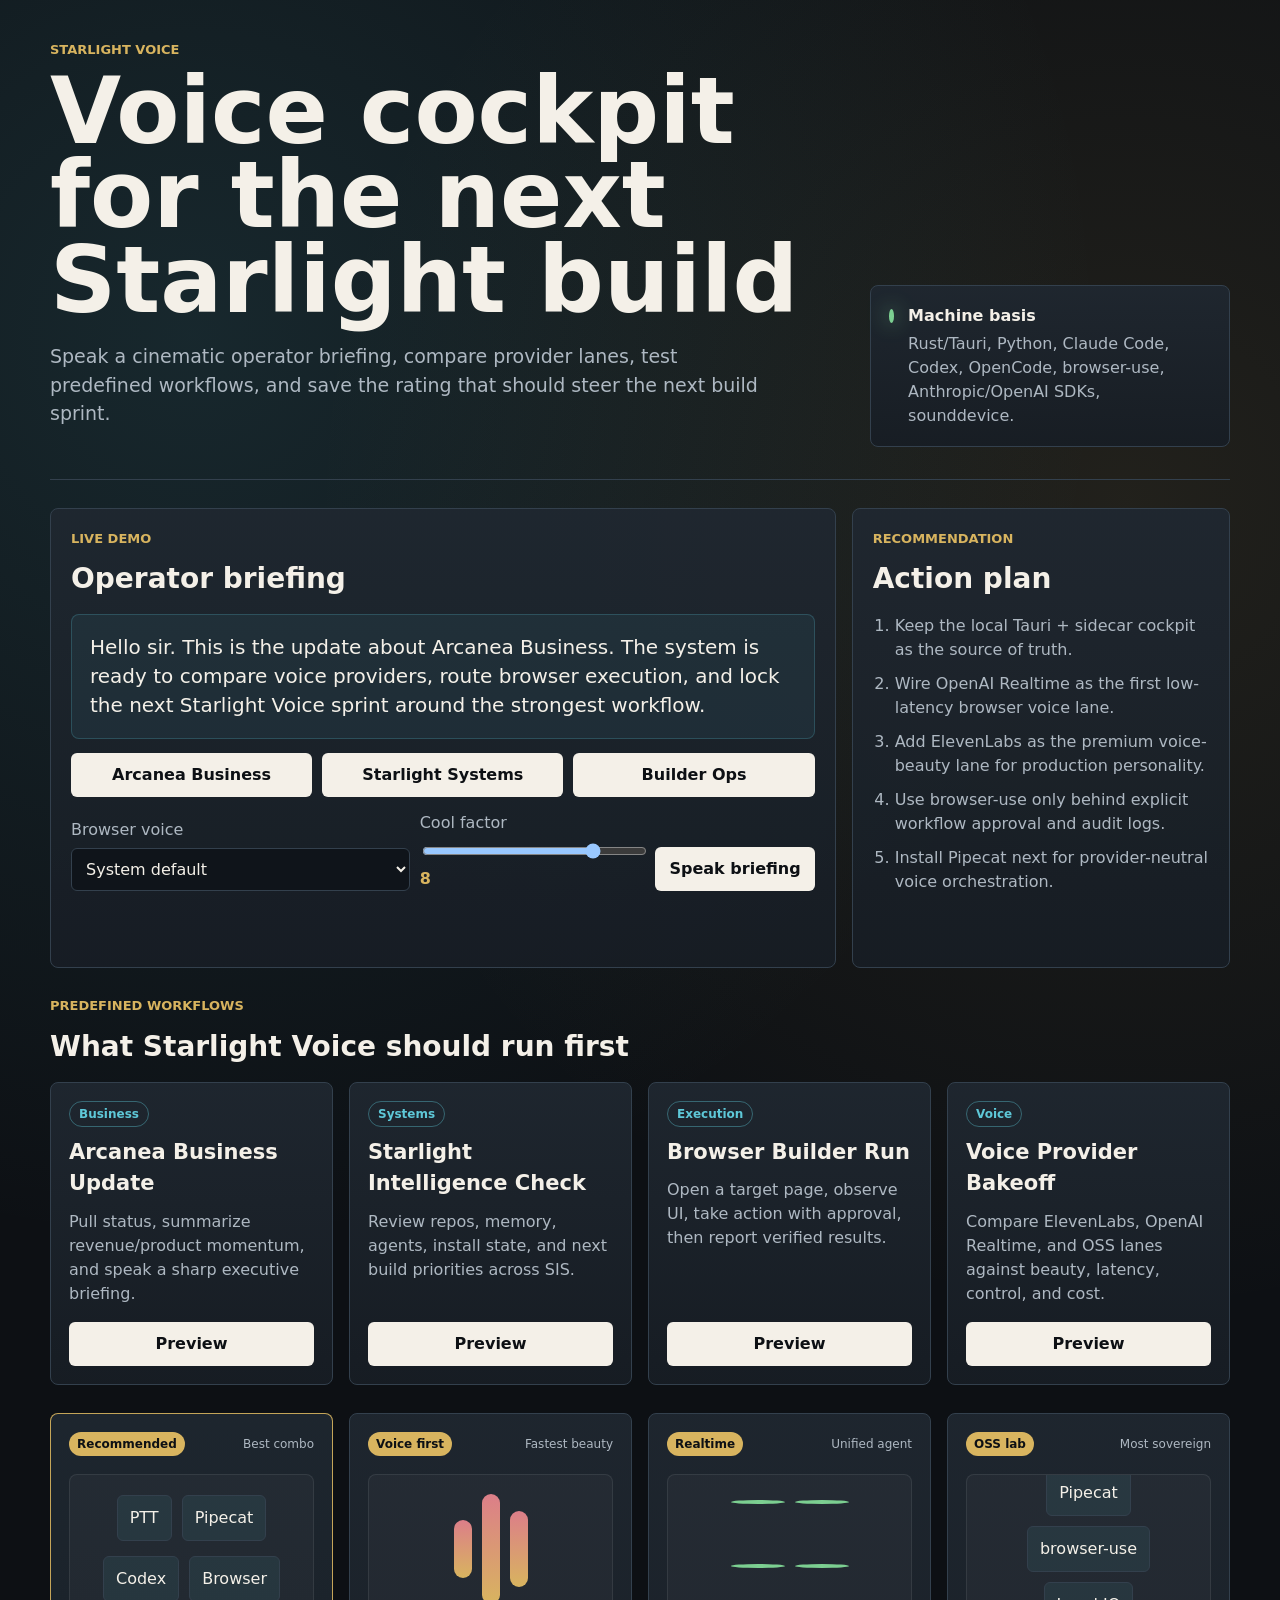
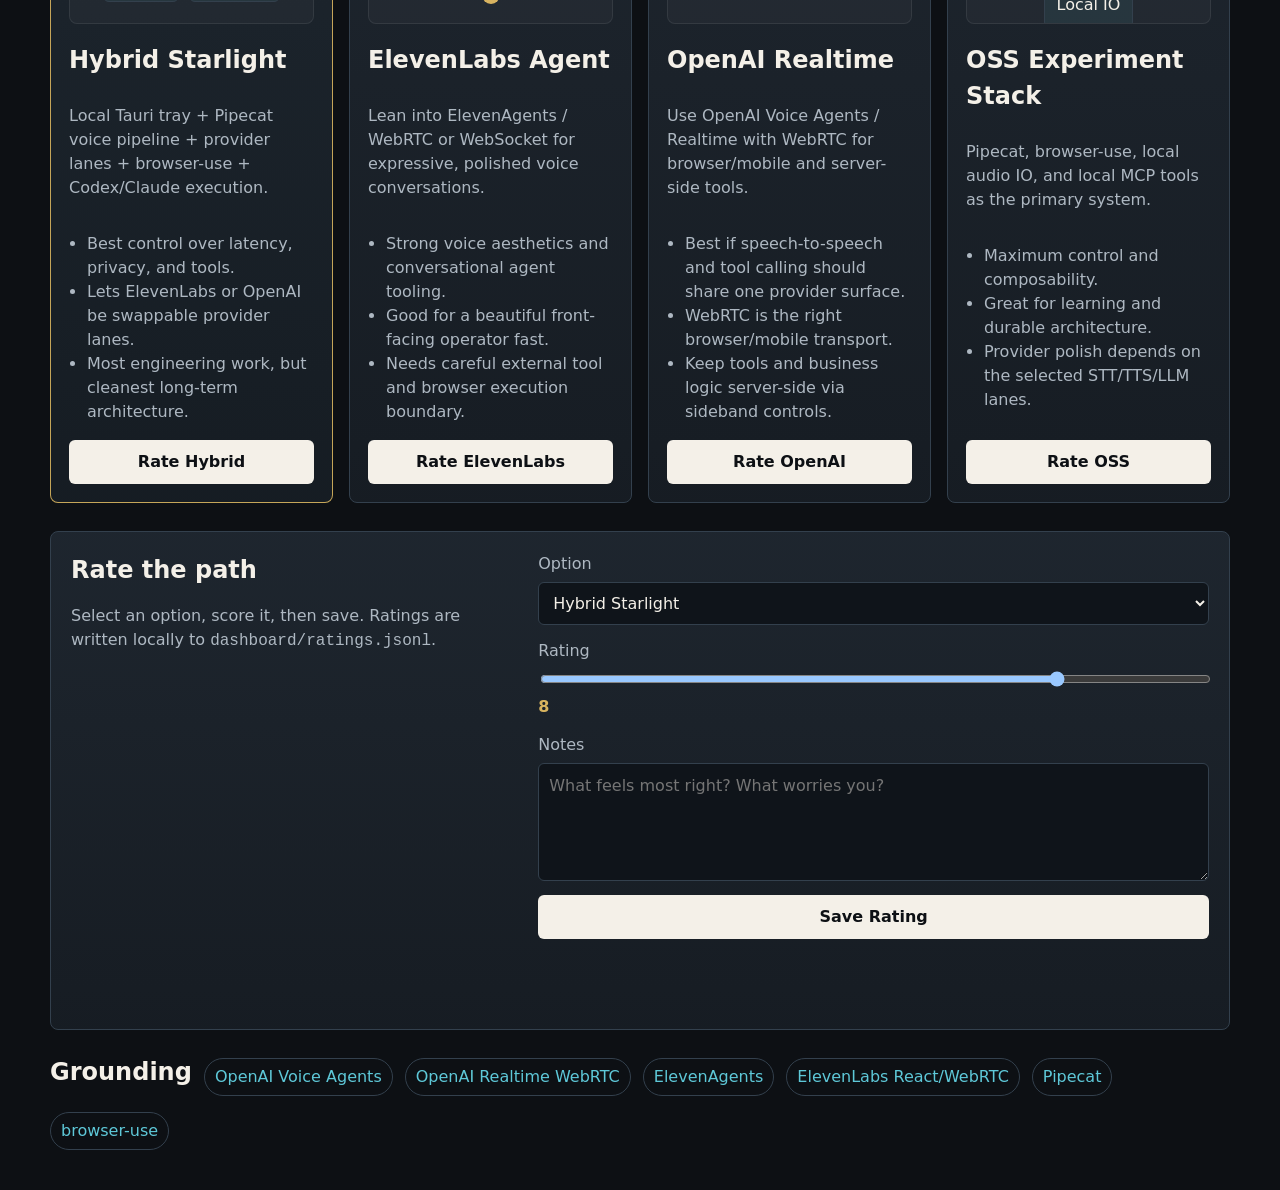
<file: dashboard/index.html>
<!doctype html>
<html lang="en">
  <head>
    <meta charset="utf-8" />
    <meta name="viewport" content="width=device-width, initial-scale=1" />
    <title>Starlight Voice Options</title>
    <link rel="stylesheet" href="./styles.css" />
  </head>
  <body>
    <main class="shell">
      <section class="hero">
        <div>
          <p class="eyebrow">Starlight Voice</p>
          <h1>Voice cockpit for the next Starlight build</h1>
          <p class="lede">
            Speak a cinematic operator briefing, compare provider lanes, test predefined
            workflows, and save the rating that should steer the next build sprint.
          </p>
        </div>
        <div class="system-card">
          <span class="pulse"></span>
          <div>
            <strong>Machine basis</strong>
            <p>Rust/Tauri, Python, Claude Code, Codex, OpenCode, browser-use, Anthropic/OpenAI SDKs, sounddevice.</p>
          </div>
        </div>
      </section>

      <section class="cockpit" aria-label="Voice cockpit">
        <div class="briefing-panel">
          <div class="section-head">
            <p class="eyebrow">Live demo</p>
            <h2>Operator briefing</h2>
          </div>
          <p id="briefingText" class="briefing-copy">
            Hello sir. This is the update about Arcanea Business. The system is ready to compare voice providers,
            route browser execution, and lock the next Starlight Voice sprint around the strongest workflow.
          </p>
          <div class="briefing-actions">
            <button type="button" data-briefing="arcanea">Arcanea Business</button>
            <button type="button" data-briefing="sis">Starlight Systems</button>
            <button type="button" data-briefing="ops">Builder Ops</button>
          </div>
          <div class="voice-controls">
            <label>
              Browser voice
              <select id="voiceSelect">
                <option value="">System default</option>
              </select>
            </label>
            <label>
              Cool factor
              <input id="coolFactor" type="range" min="1" max="10" value="8" />
              <output id="coolOut">8</output>
            </label>
            <button type="button" id="speakBriefing">Speak briefing</button>
          </div>
          <p id="speechStatus" class="status" role="status"></p>
        </div>

        <div class="action-plan">
          <div class="section-head">
            <p class="eyebrow">Recommendation</p>
            <h2>Action plan</h2>
          </div>
          <ol>
            <li>Keep the local Tauri + sidecar cockpit as the source of truth.</li>
            <li>Wire OpenAI Realtime as the first low-latency browser voice lane.</li>
            <li>Add ElevenLabs as the premium voice-beauty lane for production personality.</li>
            <li>Use browser-use only behind explicit workflow approval and audit logs.</li>
            <li>Install Pipecat next for provider-neutral voice orchestration.</li>
          </ol>
        </div>
      </section>

      <section class="workflow-section" aria-label="Predefined workflows">
        <div class="section-head">
          <p class="eyebrow">Predefined workflows</p>
          <h2>What Starlight Voice should run first</h2>
        </div>
        <div class="workflow-grid">
          <article class="workflow" data-workflow="arcanea-business">
            <span class="tag">Business</span>
            <h3>Arcanea Business Update</h3>
            <p>Pull status, summarize revenue/product momentum, and speak a sharp executive briefing.</p>
            <button type="button" data-run-workflow="arcanea-business">Preview</button>
          </article>
          <article class="workflow" data-workflow="sis-ops">
            <span class="tag">Systems</span>
            <h3>Starlight Intelligence Check</h3>
            <p>Review repos, memory, agents, install state, and next build priorities across SIS.</p>
            <button type="button" data-run-workflow="sis-ops">Preview</button>
          </article>
          <article class="workflow" data-workflow="browser-builder">
            <span class="tag">Execution</span>
            <h3>Browser Builder Run</h3>
            <p>Open a target page, observe UI, take action with approval, then report verified results.</p>
            <button type="button" data-run-workflow="browser-builder">Preview</button>
          </article>
          <article class="workflow" data-workflow="voice-lab">
            <span class="tag">Voice</span>
            <h3>Voice Provider Bakeoff</h3>
            <p>Compare ElevenLabs, OpenAI Realtime, and OSS lanes against beauty, latency, control, and cost.</p>
            <button type="button" data-run-workflow="voice-lab">Preview</button>
          </article>
        </div>
      </section>

      <section class="grid" aria-label="Setup options">
        <article class="option recommended" data-option="hybrid">
          <div class="topline">
            <span class="badge">Recommended</span>
            <span class="score">Best combo</span>
          </div>
          <div class="visual hybrid-viz" aria-hidden="true">
            <span>PTT</span><span>Pipecat</span><span>Codex</span><span>Browser</span>
          </div>
          <h2>Hybrid Starlight</h2>
          <p>Local Tauri tray + Pipecat voice pipeline + provider lanes + browser-use + Codex/Claude execution.</p>
          <ul>
            <li>Best control over latency, privacy, and tools.</li>
            <li>Lets ElevenLabs or OpenAI be swappable provider lanes.</li>
            <li>Most engineering work, but cleanest long-term architecture.</li>
          </ul>
          <button data-choice="hybrid">Rate Hybrid</button>
        </article>

        <article class="option" data-option="elevenlabs">
          <div class="topline">
            <span class="badge">Voice first</span>
            <span class="score">Fastest beauty</span>
          </div>
          <div class="visual eleven-viz" aria-hidden="true">
            <span class="wave w1"></span><span class="wave w2"></span><span class="wave w3"></span>
          </div>
          <h2>ElevenLabs Agent</h2>
          <p>Lean into ElevenAgents / WebRTC or WebSocket for expressive, polished voice conversations.</p>
          <ul>
            <li>Strong voice aesthetics and conversational agent tooling.</li>
            <li>Good for a beautiful front-facing operator fast.</li>
            <li>Needs careful external tool and browser execution boundary.</li>
          </ul>
          <button data-choice="elevenlabs">Rate ElevenLabs</button>
        </article>

        <article class="option" data-option="openai">
          <div class="topline">
            <span class="badge">Realtime</span>
            <span class="score">Unified agent</span>
          </div>
          <div class="visual openai-viz" aria-hidden="true">
            <span></span><span></span><span></span><span></span>
          </div>
          <h2>OpenAI Realtime</h2>
          <p>Use OpenAI Voice Agents / Realtime with WebRTC for browser/mobile and server-side tools.</p>
          <ul>
            <li>Best if speech-to-speech and tool calling should share one provider surface.</li>
            <li>WebRTC is the right browser/mobile transport.</li>
            <li>Keep tools and business logic server-side via sideband controls.</li>
          </ul>
          <button data-choice="openai">Rate OpenAI</button>
        </article>

        <article class="option" data-option="oss">
          <div class="topline">
            <span class="badge">OSS lab</span>
            <span class="score">Most sovereign</span>
          </div>
          <div class="visual oss-viz" aria-hidden="true">
            <span>Pipecat</span><span>browser-use</span><span>Local IO</span>
          </div>
          <h2>OSS Experiment Stack</h2>
          <p>Pipecat, browser-use, local audio IO, and local MCP tools as the primary system.</p>
          <ul>
            <li>Maximum control and composability.</li>
            <li>Great for learning and durable architecture.</li>
            <li>Provider polish depends on the selected STT/TTS/LLM lanes.</li>
          </ul>
          <button data-choice="oss">Rate OSS</button>
        </article>
      </section>

      <section class="panel">
        <div>
          <h2>Rate the path</h2>
          <p>Select an option, score it, then save. Ratings are written locally to <code>dashboard/ratings.jsonl</code>.</p>
        </div>
        <form id="ratingForm">
          <label>
            Option
            <select name="option" id="option">
              <option value="hybrid">Hybrid Starlight</option>
              <option value="elevenlabs">ElevenLabs Agent</option>
              <option value="openai">OpenAI Realtime</option>
              <option value="oss">OSS Experiment Stack</option>
            </select>
          </label>
          <label>
            Rating
            <input name="rating" id="rating" type="range" min="1" max="10" value="8" />
            <output id="ratingOut">8</output>
          </label>
          <label>
            Notes
            <textarea name="notes" id="notes" rows="4" placeholder="What feels most right? What worries you?"></textarea>
          </label>
          <button type="submit">Save Rating</button>
          <p id="status" class="status" role="status"></p>
        </form>
      </section>

      <section class="sources">
        <h2>Grounding</h2>
        <a href="https://developers.openai.com/api/docs/guides/voice-agents">OpenAI Voice Agents</a>
        <a href="https://developers.openai.com/api/docs/guides/realtime-webrtc">OpenAI Realtime WebRTC</a>
        <a href="https://elevenlabs.io/docs/eleven-agents/overview">ElevenAgents</a>
        <a href="https://elevenlabs.io/docs/eleven-agents/libraries/react">ElevenLabs React/WebRTC</a>
        <a href="https://docs.pipecat.ai/overview/introduction">Pipecat</a>
        <a href="https://github.com/browser-use/browser-use">browser-use</a>
      </section>
    </main>
    <script src="./app.js"></script>
  </body>
</html>
</file>
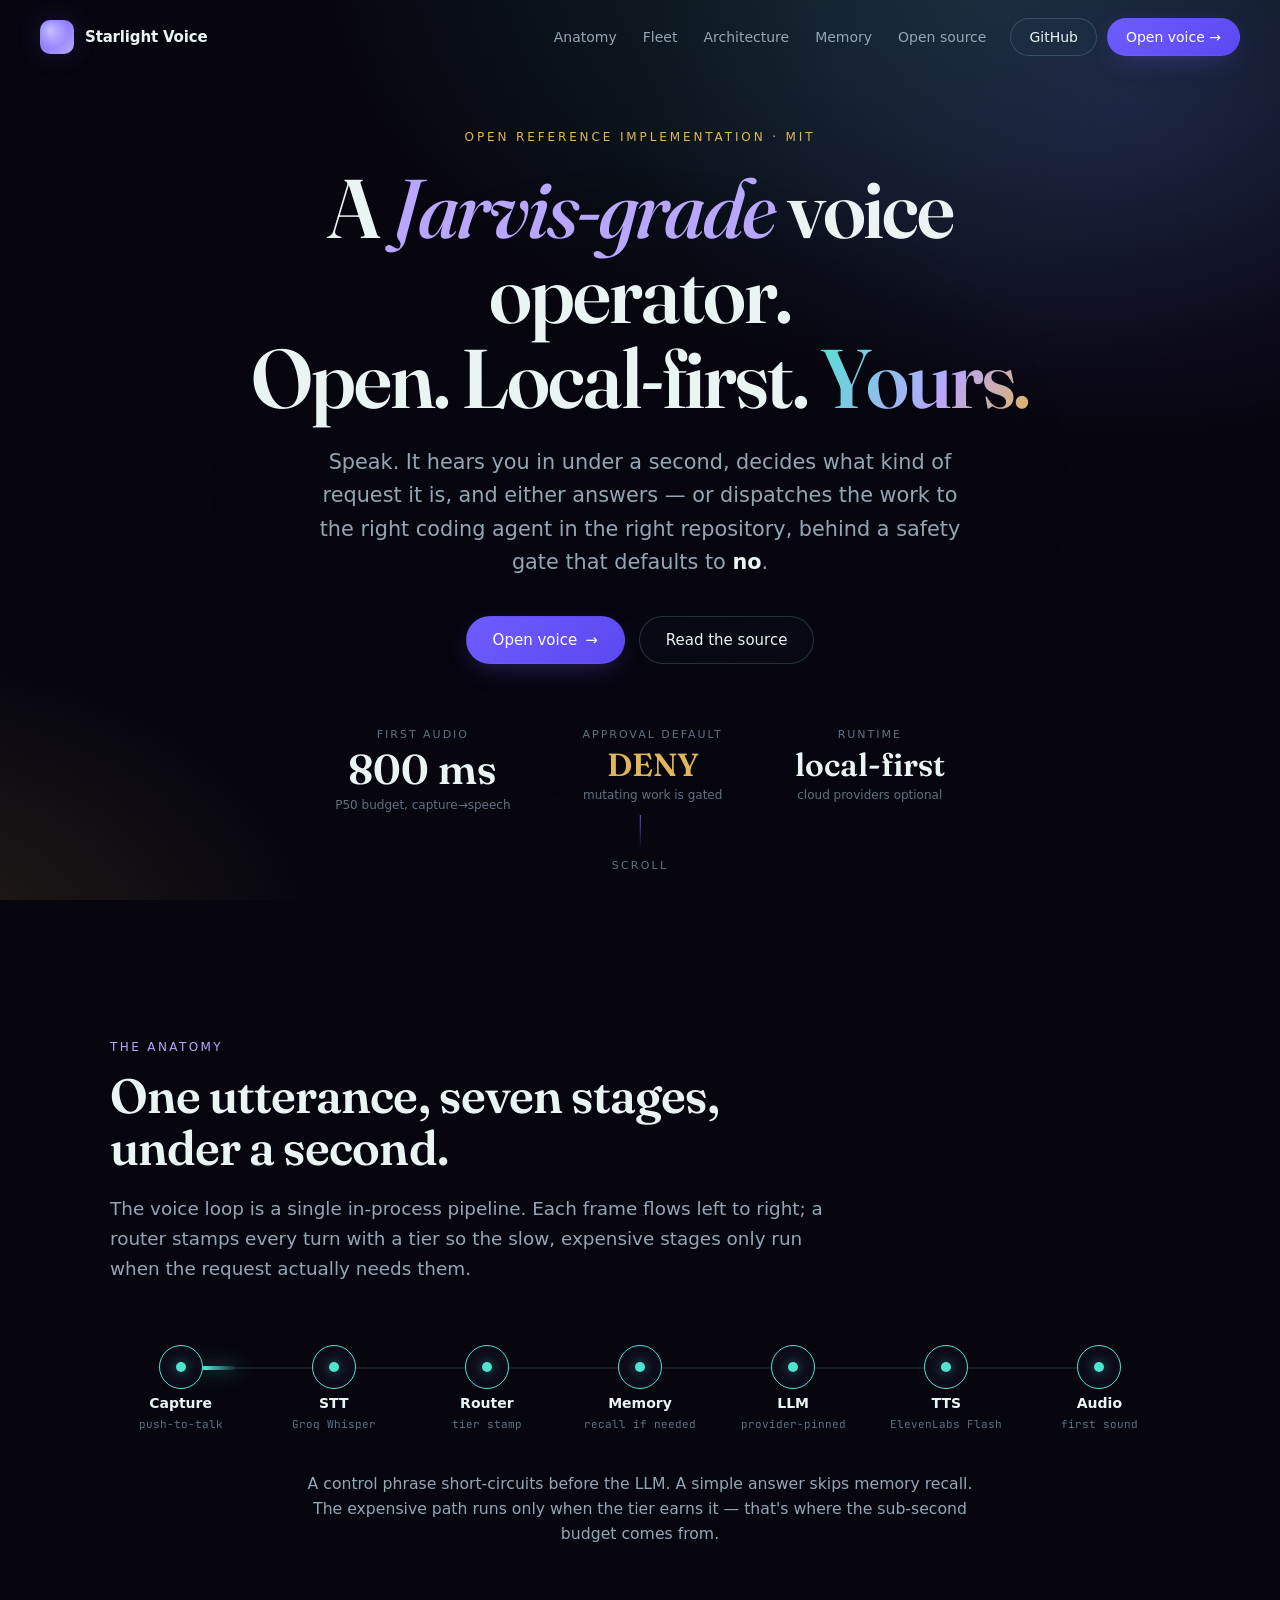
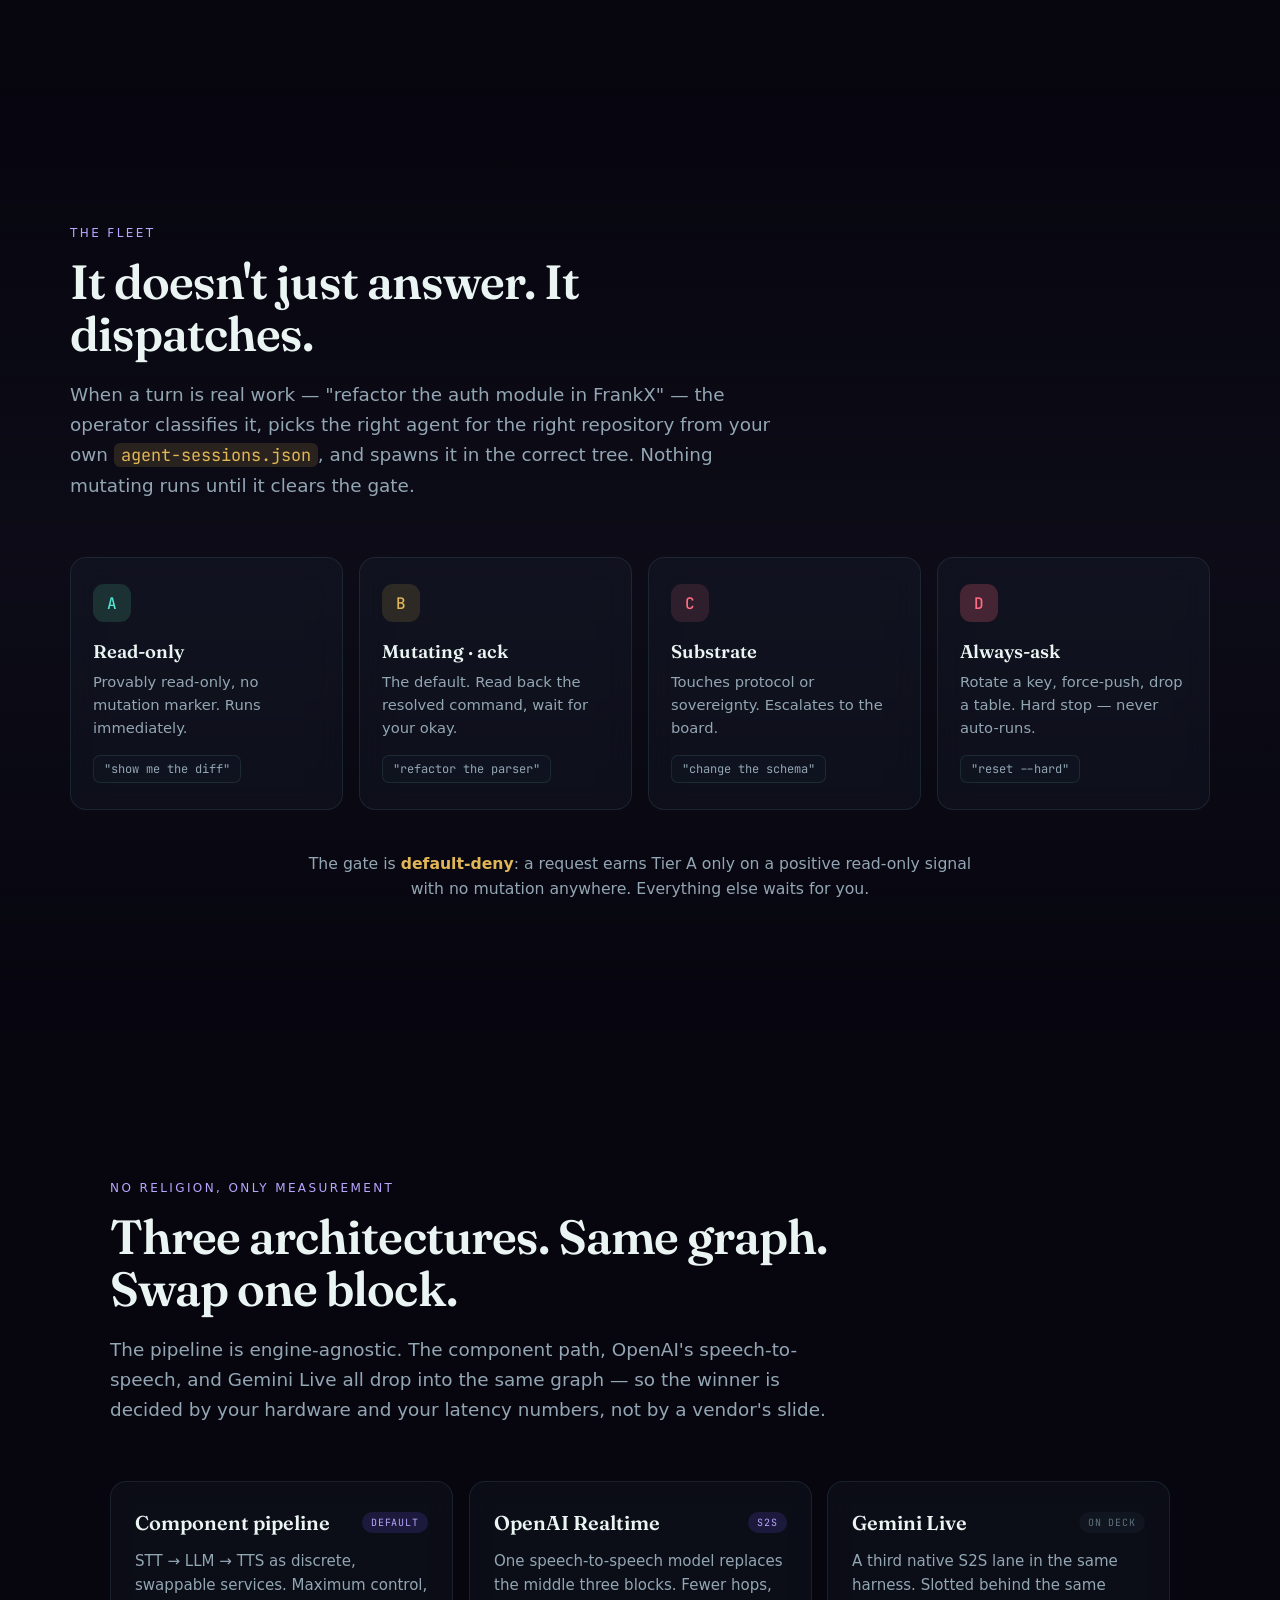
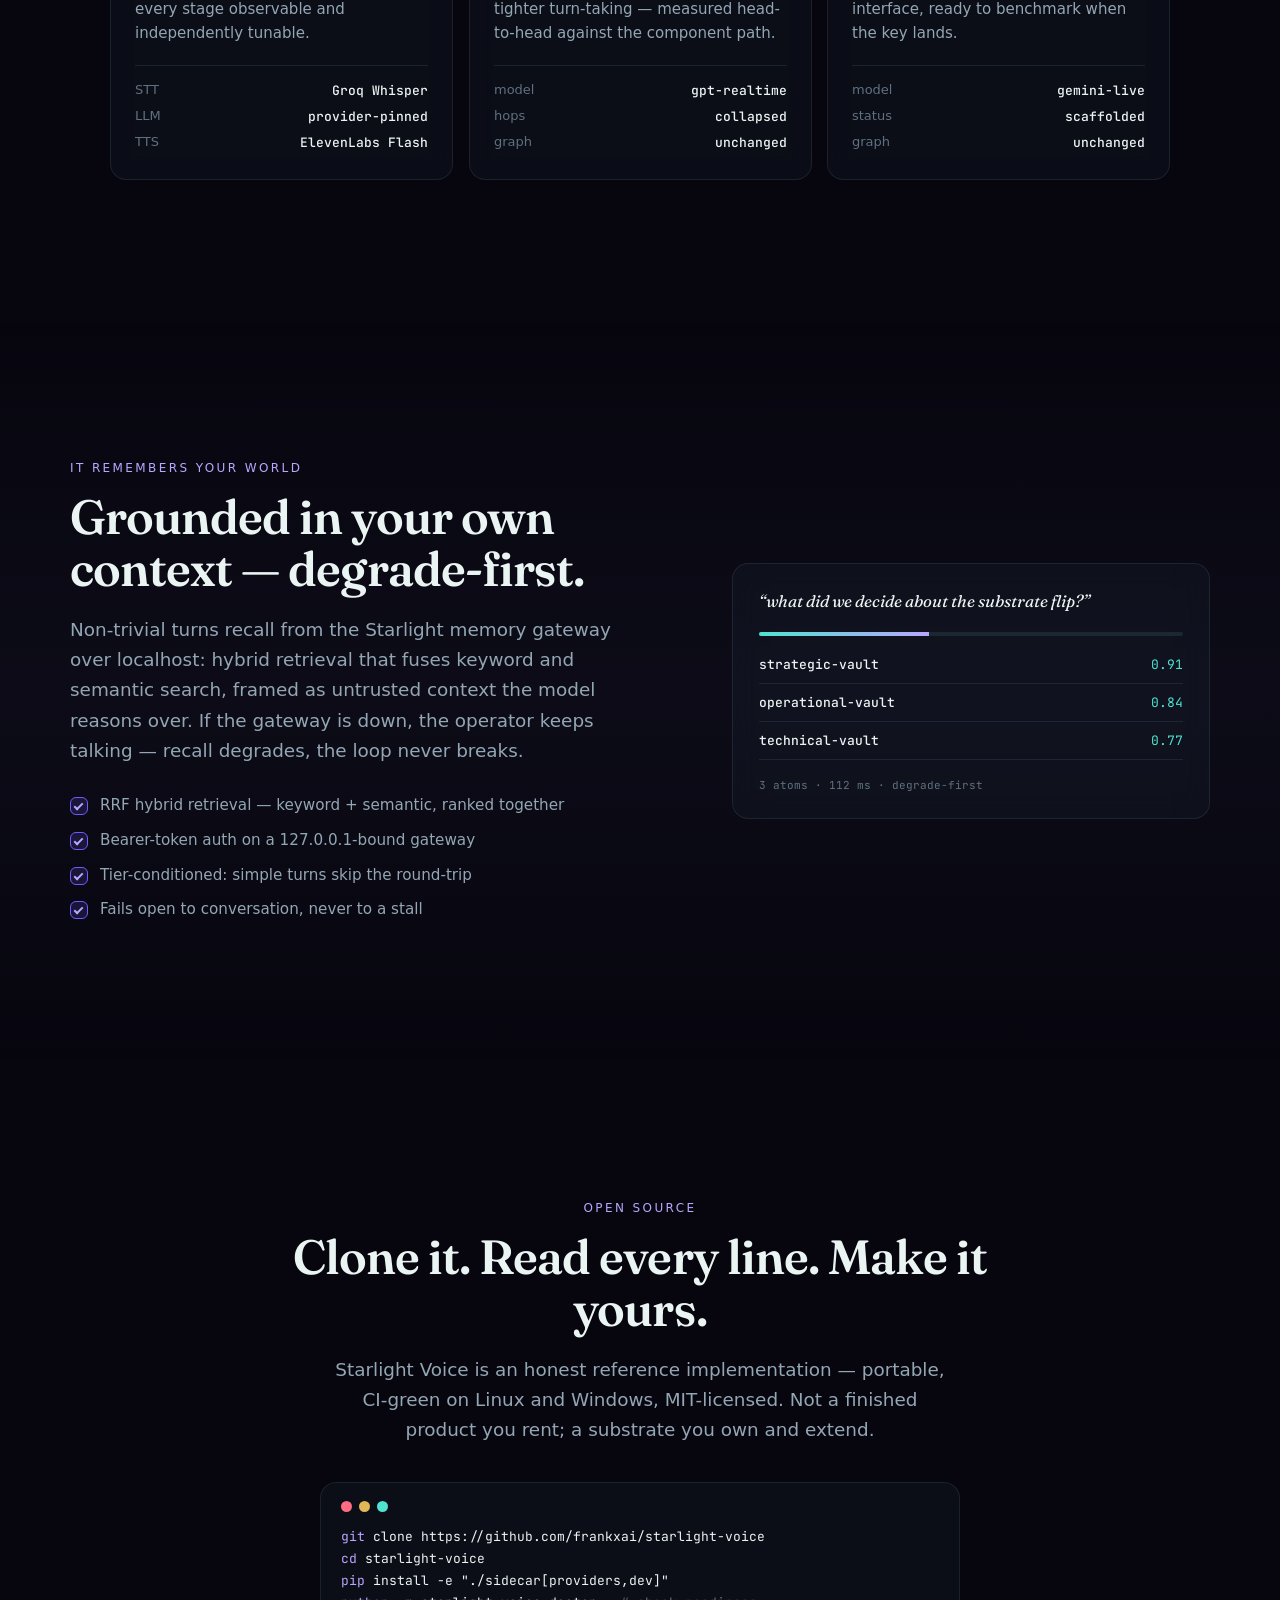
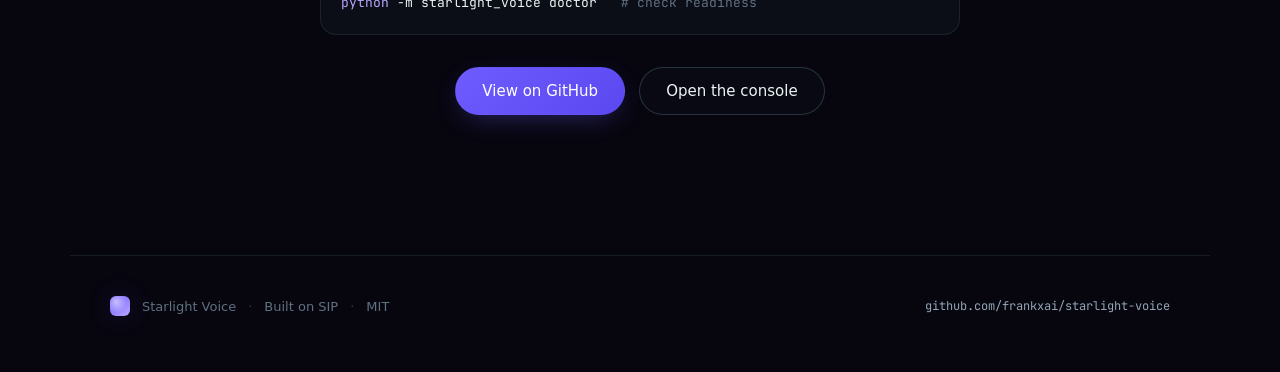
<file: site/index.html>
<!doctype html>
<html lang="en" class="no-js">
  <head>
    <meta charset="utf-8" />
    <meta name="viewport" content="width=device-width, initial-scale=1" />
    <title>Starlight Voice — a Jarvis-grade voice operator, open and yours</title>
    <meta
      name="description"
      content="Open reference implementation of a Jarvis-grade personal voice operator: low-latency voice loop, an approval-gated coding-agent fleet, and memory grounding — local-first, MIT-licensed."
    />
    <meta name="color-scheme" content="dark" />
    <link
      rel="icon"
      href="data:image/svg+xml,%3Csvg xmlns='http://www.w3.org/2000/svg' viewBox='0 0 32 32'%3E%3Crect width='32' height='32' rx='9' fill='%236e5cff'/%3E%3Ccircle cx='11' cy='11' r='6' fill='%23fff' opacity='.55'/%3E%3C/svg%3E"
    />
    <meta property="og:title" content="Starlight Voice" />
    <meta property="og:description" content="A Jarvis-grade voice operator — open, local-first, MIT." />
    <meta property="og:type" content="website" />

    <link rel="preconnect" href="https://fonts.googleapis.com" />
    <link rel="preconnect" href="https://fonts.gstatic.com" crossorigin />
    <link
      href="https://fonts.googleapis.com/css2?family=Fraunces:opsz,wght@9..144,400;9..144,500;9..144,600;9..144,700&family=Inter:wght@400;500;600&family=JetBrains+Mono:wght@400;500&display=swap"
      rel="stylesheet"
    />
    <link rel="stylesheet" href="tokens.css" />
    <link rel="stylesheet" href="styles.css" />
  </head>
  <body>
    <!-- scroll progress current -->
    <div class="scroll-rail" aria-hidden="true"><span id="scrollFill"></span></div>

    <a class="skip" href="#anatomy">Skip to content</a>

    <!-- ───────────────────────── nav ───────────────────────── -->
    <header class="nav" id="nav">
      <a class="nav-brand" href="#top" aria-label="Starlight Voice home">
        <span class="sigil" aria-hidden="true"></span>
        <span class="nav-word">Starlight&nbsp;Voice</span>
      </a>
      <nav class="nav-links" aria-label="Primary">
        <a href="#anatomy">Anatomy</a>
        <a href="#fleet">Fleet</a>
        <a href="#bakeoff">Architecture</a>
        <a href="#memory">Memory</a>
        <a href="#open">Open source</a>
      </nav>
      <div class="nav-cta">
        <a class="btn btn-ghost" href="https://github.com/frankxai/starlight-voice">GitHub</a>
        <a class="btn btn-solid" href="/voice/">Open voice →</a>
      </div>
    </header>

    <main id="top">
      <!-- ─────────────────────── hero ─────────────────────── -->
      <section class="hero" aria-labelledby="heroH">
        <canvas class="hero-canvas" id="heroCanvas" aria-hidden="true"></canvas>
        <div class="hero-inner">
          <p class="eyebrow reveal">Open reference implementation · MIT</p>
          <h1 id="heroH" class="reveal">
            A <em>Jarvis-grade</em> voice operator.<br />
            Open. Local-first. <span class="grad">Yours.</span>
          </h1>
          <p class="lede reveal">
            Speak. It hears you in under a second, decides what kind of request it is,
            and either answers — or dispatches the work to the right coding agent in the
            right repository, behind a safety gate that defaults to <strong>no</strong>.
          </p>
          <div class="hero-actions reveal">
            <a class="btn btn-solid btn-lg" href="/voice/">
              Open voice <span aria-hidden="true">→</span>
            </a>
            <a class="btn btn-ghost btn-lg" href="https://github.com/frankxai/starlight-voice">
              Read the source
            </a>
          </div>

          <dl class="hero-stats reveal" aria-label="Operating targets">
            <div>
              <dt>first audio</dt>
              <dd><span class="count" data-to="800" data-suffix=" ms">0 ms</span></dd>
              <dd class="stat-note">P50 budget, capture→speech</dd>
            </div>
            <div>
              <dt>approval default</dt>
              <dd class="mono stat-deny">DENY</dd>
              <dd class="stat-note">mutating work is gated</dd>
            </div>
            <div>
              <dt>runtime</dt>
              <dd class="mono">local-first</dd>
              <dd class="stat-note">cloud providers optional</dd>
            </div>
          </dl>
        </div>
        <div class="hero-scroll" aria-hidden="true"><span></span>scroll</div>
      </section>

      <!-- ────────────────── pipeline anatomy ────────────────── -->
      <section class="band" id="anatomy" aria-labelledby="anatomyH">
        <div class="band-head reveal">
          <p class="kicker">The anatomy</p>
          <h2 id="anatomyH">One utterance, seven stages, under a second.</h2>
          <p class="band-sub">
            The voice loop is a single in-process pipeline. Each frame flows left to
            right; a router stamps every turn with a tier so the slow, expensive stages
            only run when the request actually needs them.
          </p>
        </div>

        <ol class="pipeline reveal" id="pipeline" aria-label="Voice loop stages">
          <li class="stage" data-stage="1"><span class="dot"></span><b>Capture</b><i>push-to-talk</i></li>
          <li class="stage" data-stage="2"><span class="dot"></span><b>STT</b><i>Groq Whisper</i></li>
          <li class="stage" data-stage="3"><span class="dot"></span><b>Router</b><i>tier stamp</i></li>
          <li class="stage" data-stage="4"><span class="dot"></span><b>Memory</b><i>recall if needed</i></li>
          <li class="stage" data-stage="5"><span class="dot"></span><b>LLM</b><i>provider-pinned</i></li>
          <li class="stage" data-stage="6"><span class="dot"></span><b>TTS</b><i>ElevenLabs Flash</i></li>
          <li class="stage" data-stage="7"><span class="dot"></span><b>Audio</b><i>first sound</i></li>
        </ol>
        <p class="pipeline-note reveal">
          A control phrase short-circuits before the LLM. A simple answer skips memory
          recall. The expensive path runs only when the tier earns it — that's where the
          sub-second budget comes from.
        </p>
      </section>

      <!-- ─────────────────────── fleet ─────────────────────── -->
      <section class="band band-alt" id="fleet" aria-labelledby="fleetH">
        <div class="band-head reveal">
          <p class="kicker">The fleet</p>
          <h2 id="fleetH">It doesn't just answer. It dispatches.</h2>
          <p class="band-sub">
            When a turn is real work — "refactor the auth module in FrankX" — the operator
            classifies it, picks the right agent for the right repository from your own
            <code>agent-sessions.json</code>, and spawns it in the correct tree. Nothing
            mutating runs until it clears the gate.
          </p>
        </div>

        <div class="fleet-grid">
          <article class="glass tier-card reveal" data-tilt>
            <span class="tier-badge A">A</span>
            <h3>Read-only</h3>
            <p>Provably read-only, no mutation marker. Runs immediately.</p>
            <code>"show me the diff"</code>
          </article>
          <article class="glass tier-card reveal" data-tilt>
            <span class="tier-badge B">B</span>
            <h3>Mutating · ack</h3>
            <p>The default. Read back the resolved command, wait for your okay.</p>
            <code>"refactor the parser"</code>
          </article>
          <article class="glass tier-card reveal" data-tilt>
            <span class="tier-badge C">C</span>
            <h3>Substrate</h3>
            <p>Touches protocol or sovereignty. Escalates to the board.</p>
            <code>"change the schema"</code>
          </article>
          <article class="glass tier-card reveal" data-tilt>
            <span class="tier-badge D">D</span>
            <h3>Always-ask</h3>
            <p>Rotate a key, force-push, drop a table. Hard stop — never auto-runs.</p>
            <code>"reset --hard"</code>
          </article>
        </div>
        <p class="pipeline-note reveal">
          The gate is <strong>default-deny</strong>: a request earns Tier A only on a
          positive read-only signal with no mutation anywhere. Everything else waits for you.
        </p>
      </section>

      <!-- ───────────────── architecture bake-off ───────────────── -->
      <section class="band" id="bakeoff" aria-labelledby="bakeoffH">
        <div class="band-head reveal">
          <p class="kicker">No religion, only measurement</p>
          <h2 id="bakeoffH">Three architectures. Same graph. Swap one block.</h2>
          <p class="band-sub">
            The pipeline is engine-agnostic. The component path, OpenAI's speech-to-speech,
            and Gemini Live all drop into the same graph — so the winner is decided by your
            hardware and your latency numbers, not by a vendor's slide.
          </p>
        </div>

        <div class="lanes-grid">
          <article class="glass lane-card reveal" data-tilt>
            <header><h3>Component pipeline</h3><span class="lane-tag">default</span></header>
            <p>STT → LLM → TTS as discrete, swappable services. Maximum control, every
              stage observable and independently tunable.</p>
            <ul class="lane-spec">
              <li><span>STT</span><b>Groq Whisper</b></li>
              <li><span>LLM</span><b>provider-pinned</b></li>
              <li><span>TTS</span><b>ElevenLabs Flash</b></li>
            </ul>
          </article>
          <article class="glass lane-card reveal" data-tilt>
            <header><h3>OpenAI Realtime</h3><span class="lane-tag">S2S</span></header>
            <p>One speech-to-speech model replaces the middle three blocks. Fewer hops,
              tighter turn-taking — measured head-to-head against the component path.</p>
            <ul class="lane-spec">
              <li><span>model</span><b>gpt-realtime</b></li>
              <li><span>hops</span><b>collapsed</b></li>
              <li><span>graph</span><b>unchanged</b></li>
            </ul>
          </article>
          <article class="glass lane-card reveal" data-tilt>
            <header><h3>Gemini Live</h3><span class="lane-tag muted">on deck</span></header>
            <p>A third native S2S lane in the same harness. Slotted behind the same
              interface, ready to benchmark when the key lands.</p>
            <ul class="lane-spec">
              <li><span>model</span><b>gemini-live</b></li>
              <li><span>status</span><b>scaffolded</b></li>
              <li><span>graph</span><b>unchanged</b></li>
            </ul>
          </article>
        </div>
      </section>

      <!-- ─────────────────────── memory ─────────────────────── -->
      <section class="band band-alt" id="memory" aria-labelledby="memoryH">
        <div class="band-grid">
          <div class="band-head reveal">
            <p class="kicker">It remembers your world</p>
            <h2 id="memoryH">Grounded in your own context — degrade-first.</h2>
            <p class="band-sub">
              Non-trivial turns recall from the Starlight memory gateway over localhost:
              hybrid retrieval that fuses keyword and semantic search, framed as untrusted
              context the model reasons over. If the gateway is down, the operator keeps
              talking — recall degrades, the loop never breaks.
            </p>
            <ul class="check-list reveal">
              <li>RRF hybrid retrieval — keyword + semantic, ranked together</li>
              <li>Bearer-token auth on a 127.0.0.1-bound gateway</li>
              <li>Tier-conditioned: simple turns skip the round-trip</li>
              <li>Fails open to conversation, never to a stall</li>
            </ul>
          </div>
          <aside class="glass recall-demo reveal" aria-hidden="true">
            <div class="recall-q">“what did we decide about the substrate flip?”</div>
            <div class="recall-bar"><span></span></div>
            <ul class="recall-hits">
              <li><b>strategic-vault</b><i>0.91</i></li>
              <li><b>operational-vault</b><i>0.84</i></li>
              <li><b>technical-vault</b><i>0.77</i></li>
            </ul>
            <div class="recall-foot">3 atoms · 112 ms · degrade-first</div>
          </aside>
        </div>
      </section>

      <!-- ─────────────────────── open ─────────────────────── -->
      <section class="band cta-band" id="open" aria-labelledby="openH">
        <div class="cta-inner reveal">
          <p class="kicker">Open source</p>
          <h2 id="openH">Clone it. Read every line. Make it yours.</h2>
          <p class="band-sub center">
            Starlight Voice is an honest reference implementation — portable, CI-green on
            Linux and Windows, MIT-licensed. Not a finished product you rent; a substrate
            you own and extend.
          </p>
          <div class="code-block glass" role="figure" aria-label="Install commands">
            <span class="code-dots"><i></i><i></i><i></i></span>
            <pre><code><span class="c">git</span> clone https://github.com/frankxai/starlight-voice
<span class="c">cd</span> starlight-voice
<span class="c">pip</span> install -e "./sidecar[providers,dev]"
<span class="c">python</span> -m starlight_voice doctor   <span class="cm"># check readiness</span></code></pre>
          </div>
          <div class="hero-actions center">
            <a class="btn btn-solid btn-lg" href="https://github.com/frankxai/starlight-voice">View on GitHub</a>
            <a class="btn btn-ghost btn-lg" href="/dashboard/cockpit.html">Open the console</a>
          </div>
        </div>
      </section>
    </main>

    <footer class="site-foot">
      <span class="sigil sm" aria-hidden="true"></span>
      <span>Starlight Voice</span>
      <span class="sep" aria-hidden="true">·</span>
      <span>Built on SIP</span>
      <span class="sep" aria-hidden="true">·</span>
      <span>MIT</span>
      <span class="foot-spring"></span>
      <a href="https://github.com/frankxai/starlight-voice">github.com/frankxai/starlight-voice</a>
    </footer>

    <script src="motion.js" defer></script>
  </body>
</html>
</file>
<file: dashboard/styles.css>
:root {
  color-scheme: dark;
  --bg: #0d1014;
  --panel: #171d24;
  --panel-2: #1f2730;
  --text: #f4f0e8;
  --muted: #aeb8c2;
  --line: #33404d;
  --gold: #d8b45f;
  --cyan: #5ec8d8;
  --green: #7ccf91;
  --rose: #dc7e89;
}

* {
  box-sizing: border-box;
}

body {
  margin: 0;
  background:
    radial-gradient(circle at 15% 12%, rgba(94, 200, 216, 0.13), transparent 34%),
    radial-gradient(circle at 88% 18%, rgba(216, 180, 95, 0.1), transparent 32%),
    var(--bg);
  color: var(--text);
  font: 16px/1.5 Inter, ui-sans-serif, system-ui, -apple-system, BlinkMacSystemFont, "Segoe UI", sans-serif;
}

.shell {
  width: min(1180px, calc(100% - 32px));
  margin: 0 auto;
  padding: 40px 0;
}

.hero {
  display: grid;
  grid-template-columns: minmax(0, 1fr) 360px;
  gap: 24px;
  align-items: end;
  min-height: 260px;
  border-bottom: 1px solid var(--line);
  padding-bottom: 32px;
}

.eyebrow {
  margin: 0 0 10px;
  color: var(--gold);
  text-transform: uppercase;
  letter-spacing: 0;
  font-size: 13px;
  font-weight: 700;
}

h1 {
  font-size: clamp(44px, 8vw, 92px);
  line-height: 0.92;
  margin: 0;
  max-width: 900px;
}

.lede {
  max-width: 720px;
  color: var(--muted);
  font-size: 19px;
}

.system-card,
.panel,
.option,
.briefing-panel,
.action-plan,
.workflow {
  border: 1px solid var(--line);
  background: linear-gradient(180deg, rgba(31, 39, 48, 0.94), rgba(23, 29, 36, 0.94));
  border-radius: 8px;
}

.system-card {
  padding: 18px;
  display: flex;
  gap: 14px;
}

.system-card p {
  margin: 4px 0 0;
  color: var(--muted);
}

.cockpit {
  display: grid;
  grid-template-columns: minmax(0, 1.35fr) minmax(300px, 0.65fr);
  gap: 16px;
  margin: 28px 0;
}

.briefing-panel,
.action-plan {
  padding: 20px;
}

.section-head {
  margin-bottom: 14px;
}

.section-head h2 {
  margin: 0;
  font-size: 28px;
}

.briefing-copy {
  min-height: 96px;
  margin: 0;
  padding: 18px;
  border: 1px solid rgba(94, 200, 216, 0.22);
  border-radius: 8px;
  background: rgba(94, 200, 216, 0.07);
  color: var(--text);
  font-size: 20px;
  line-height: 1.45;
}

.briefing-actions,
.voice-controls {
  display: grid;
  grid-template-columns: repeat(3, minmax(0, 1fr));
  gap: 10px;
  margin-top: 14px;
}

.voice-controls {
  grid-template-columns: minmax(0, 1.2fr) minmax(160px, 0.8fr) auto;
  align-items: end;
}

.action-plan ol {
  margin: 0;
  padding-left: 22px;
  color: var(--muted);
}

.action-plan li + li {
  margin-top: 10px;
}

.workflow-section {
  margin: 28px 0;
}

.workflow-grid {
  display: grid;
  grid-template-columns: repeat(4, minmax(0, 1fr));
  gap: 16px;
}

.workflow {
  min-height: 240px;
  padding: 18px;
  display: flex;
  flex-direction: column;
}

.workflow h3 {
  margin: 10px 0;
  font-size: 21px;
}

.workflow p {
  margin-top: 0;
  color: var(--muted);
}

.tag {
  width: fit-content;
  color: var(--cyan);
  border: 1px solid rgba(94, 200, 216, 0.4);
  border-radius: 999px;
  padding: 3px 9px;
  font-size: 12px;
  font-weight: 800;
}

.pulse {
  width: 14px;
  height: 14px;
  border-radius: 50%;
  background: var(--green);
  box-shadow: 0 0 20px var(--green);
  margin-top: 5px;
}

.grid {
  display: grid;
  grid-template-columns: repeat(4, minmax(0, 1fr));
  gap: 16px;
  margin: 28px 0;
}

.option {
  padding: 18px;
  min-height: 520px;
  display: flex;
  flex-direction: column;
}

.recommended {
  border-color: rgba(216, 180, 95, 0.9);
}

.topline {
  display: flex;
  justify-content: space-between;
  gap: 8px;
  align-items: center;
  font-size: 12px;
}

.badge {
  color: var(--bg);
  background: var(--gold);
  padding: 3px 8px;
  border-radius: 999px;
  font-weight: 800;
}

.score {
  color: var(--muted);
}

.visual {
  height: 150px;
  margin: 18px 0;
  border: 1px solid rgba(255, 255, 255, 0.08);
  border-radius: 8px;
  background: rgba(255, 255, 255, 0.03);
  display: flex;
  align-items: center;
  justify-content: center;
  gap: 10px;
  overflow: hidden;
}

.hybrid-viz {
  flex-wrap: wrap;
  padding: 18px;
}

.hybrid-viz span,
.oss-viz span {
  border: 1px solid var(--line);
  padding: 10px 12px;
  border-radius: 6px;
  background: rgba(94, 200, 216, 0.08);
}

.eleven-viz .wave {
  width: 18px;
  border-radius: 999px;
  background: linear-gradient(var(--rose), var(--gold));
}

.w1 { height: 58px; }
.w2 { height: 110px; }
.w3 { height: 76px; }

.openai-viz {
  display: grid;
  grid-template-columns: repeat(2, 54px);
  grid-template-rows: repeat(2, 54px);
}

.openai-viz span {
  border: 2px solid var(--green);
  border-radius: 50%;
}

.oss-viz {
  flex-direction: column;
}

.option h2,
.panel h2,
.sources h2 {
  margin: 0 0 10px;
  font-size: 24px;
}

.option p,
.option li,
.panel p {
  color: var(--muted);
}

.option ul {
  padding-left: 18px;
}

button,
select,
textarea,
input {
  font: inherit;
}

button {
  margin-top: auto;
  border: 0;
  background: var(--text);
  color: var(--bg);
  font-weight: 800;
  padding: 10px 14px;
  border-radius: 6px;
  cursor: pointer;
}

.panel {
  padding: 20px;
  display: grid;
  grid-template-columns: 0.8fr 1.2fr;
  gap: 20px;
}

form {
  display: grid;
  gap: 14px;
}

label {
  display: grid;
  gap: 6px;
  color: var(--muted);
}

select,
textarea {
  width: 100%;
  border-radius: 6px;
  border: 1px solid var(--line);
  background: #0f141a;
  color: var(--text);
  padding: 10px;
}

output {
  color: var(--gold);
  font-weight: 800;
}

input[type="range"] {
  width: 100%;
}

.status {
  min-height: 24px;
  color: var(--green);
}

.sources {
  margin-top: 24px;
  display: flex;
  gap: 12px;
  flex-wrap: wrap;
  align-items: center;
}

.sources a {
  color: var(--cyan);
  border: 1px solid var(--line);
  border-radius: 999px;
  padding: 6px 10px;
  text-decoration: none;
}

@media (max-width: 980px) {
  .hero,
  .panel,
  .cockpit,
  .voice-controls {
    grid-template-columns: 1fr;
  }

  .grid,
  .workflow-grid {
    grid-template-columns: repeat(2, minmax(0, 1fr));
  }
}

@media (max-width: 640px) {
  .grid,
  .workflow-grid,
  .briefing-actions {
    grid-template-columns: 1fr;
  }
}
</file>
<file: site/tokens.css>
/* ============================================================================
   Starlight Voice — "Bioluminescent Neural" design tokens (SINGLE SOURCE OF TRUTH)
   Imported by BOTH the public landing site (site/) and the live operator
   console (dashboard/cockpit.css). Edit here, both surfaces stay in character.

   The metaphor is a brain firing in the dark: living-tissue darks, bioluminescent
   teal synapses at rest, the Voltage spark kept as the current, synaptic gold when
   a node fires. Type pairs Fraunces (display) with Hanken Grotesk (warm body).

   Synapse  #4fe3d0  — the resting network, nodes + axons
   Voltage  #6e5cff  — the spark / action / live current
   Fire     #e0b656  — a synapse firing, attention, the rule that holds
   ========================================================================== */
:root {
  /* — the living network — */
  --synapse: #4fe3d0;
  --synapse-2: #7ef0e2;
  --synapse-soft: rgba(79, 227, 208, 0.16);
  --synapse-glow: rgba(79, 227, 208, 0.5);

  /* — the spark (kept from Vellum & Voltage) — */
  --voltage: #6e5cff;
  --voltage-2: #b9a6ff;
  --voltage-soft: rgba(110, 92, 255, 0.16);
  --voltage-glow: rgba(110, 92, 255, 0.45);

  /* — firing / attention — */
  --fire: #e0b656;
  --doctrine: #e0b656; /* alias kept so existing rules don't break */
  --fire-soft: rgba(224, 182, 86, 0.14);
  --doctrine-soft: rgba(224, 182, 86, 0.14);

  /* — ink + living ground — */
  --ink: #eaf4f2;
  --ink-dim: #93a6b4;
  --ink-faint: #5f7180;
  --bg: #07060f;
  --bg-2: #0d0b1a;
  --bg-3: #161327;

  /* — state — */
  --ok: #4fe3d0;
  --warn: #e0b656;
  --stop: #ff6b81;

  /* — glass (cooler, tissue-lit) — */
  --glass: rgba(120, 200, 220, 0.04);
  --glass-2: rgba(120, 200, 220, 0.02);
  --glass-line: rgba(150, 220, 230, 0.1);
  --glass-line-bright: rgba(150, 220, 230, 0.2);

  /* — type — */
  --display: "Fraunces", Georgia, serif;
  --text: "Hanken Grotesk", system-ui, -apple-system, sans-serif;
  --mono: "JetBrains Mono", ui-monospace, "SF Mono", monospace;

  /* — radius / depth — */
  --radius: 16px;
  --radius-lg: 24px;
  --radius-sm: 10px;
  --shadow: 0 24px 60px -24px rgba(0, 0, 0, 0.8);
  --shadow-glow: 0 0 40px -8px var(--synapse-glow);

  /* — motion — */
  --ease-out: cubic-bezier(0.16, 1, 0.3, 1);
  --ease-in-out: cubic-bezier(0.65, 0, 0.35, 1);
  --dur-fast: 0.18s;
  --dur: 0.34s;
  --dur-slow: 0.7s;

  /* — rhythm — */
  --maxw: 1140px;
  --gap: 16px;
}

*,
*::before,
*::after {
  box-sizing: border-box;
}

/* Shared focus ring — visible, on-brand, never removed for keyboard users. */
:where(a, button, [tabindex]):focus-visible {
  outline: 2px solid var(--synapse);
  outline-offset: 3px;
  border-radius: 4px;
}

/* The single reusable surface primitive both surfaces share. */
.glass {
  background: var(--glass);
  border: 1px solid var(--glass-line);
  border-radius: var(--radius);
  backdrop-filter: blur(14px);
  -webkit-backdrop-filter: blur(14px);
}

@media (prefers-reduced-motion: reduce) {
  *,
  *::before,
  *::after {
    animation-duration: 0.001ms !important;
    animation-iteration-count: 1 !important;
    transition-duration: 0.001ms !important;
    scroll-behavior: auto !important;
  }
}
</file>
<file: site/styles.css>
/* ============================================================================
   Starlight Voice — landing site. Consumes site/tokens.css.
   Motion hooks: .reveal (scroll-in), [data-tilt] (pointer tilt), .count (count-up).
   Everything degrades: no-JS shows all content; reduced-motion stills it.
   ========================================================================== */

html {
  scroll-behavior: smooth;
}
body {
  margin: 0;
  font-family: var(--text);
  color: var(--ink);
  background: var(--bg);
  -webkit-font-smoothing: antialiased;
  text-rendering: optimizeLegibility;
  overflow-x: hidden;
}

/* layered atmosphere behind everything — bioluminescence in the dark */
body::before {
  content: "";
  position: fixed;
  inset: 0;
  z-index: -2;
  background:
    radial-gradient(1100px 760px at 75% -6%, var(--synapse-soft), transparent 58%),
    radial-gradient(900px 600px at 88% 12%, var(--voltage-soft), transparent 55%),
    radial-gradient(800px 560px at -8% 106%, var(--fire-soft), transparent 52%),
    var(--bg);
}
/* fine grain so the dark never looks flat (the "vellum") */
body::after {
  content: "";
  position: fixed;
  inset: 0;
  z-index: -1;
  opacity: 0.5;
  pointer-events: none;
  background-image: radial-gradient(rgba(255, 255, 255, 0.025) 1px, transparent 1px);
  background-size: 3px 3px;
}

img,
canvas {
  display: block;
  max-width: 100%;
}
a {
  color: inherit;
  text-decoration: none;
}
code,
.mono {
  font-family: var(--mono);
}

.skip {
  position: absolute;
  left: -999px;
  top: 8px;
  z-index: 100;
  padding: 10px 16px;
  background: var(--voltage);
  color: #fff;
  border-radius: 8px;
}
.skip:focus {
  left: 16px;
}

/* ───────────────────────── scroll rail ───────────────────────── */
.scroll-rail {
  position: fixed;
  top: 0;
  left: 0;
  right: 0;
  height: 3px;
  z-index: 60;
  background: transparent;
}
.scroll-rail span {
  display: block;
  height: 100%;
  width: 0;
  background: linear-gradient(90deg, var(--synapse), var(--voltage-2));
  box-shadow: 0 0 16px var(--synapse-glow);
  transition: width 0.08s linear;
}

/* ───────────────────────── sigil ───────────────────────── */
.sigil {
  width: 34px;
  height: 34px;
  border-radius: 10px;
  background: linear-gradient(135deg, var(--voltage), var(--voltage-2));
  box-shadow: 0 0 26px var(--voltage-soft);
  flex: none;
  position: relative;
}
.sigil::after {
  content: "";
  position: absolute;
  inset: 0;
  border-radius: inherit;
  background: radial-gradient(circle at 30% 30%, rgba(255, 255, 255, 0.55), transparent 55%);
}
.sigil.sm {
  width: 20px;
  height: 20px;
  border-radius: 6px;
}

/* ───────────────────────── nav ───────────────────────── */
.nav {
  position: fixed;
  top: 0;
  left: 0;
  right: 0;
  z-index: 50;
  display: flex;
  align-items: center;
  gap: 24px;
  padding: 18px clamp(16px, 4vw, 40px);
  transition: padding var(--dur) var(--ease-out), background var(--dur) var(--ease-out),
    border-color var(--dur) var(--ease-out), backdrop-filter var(--dur) var(--ease-out);
  border-bottom: 1px solid transparent;
}
.nav.scrolled {
  padding-top: 12px;
  padding-bottom: 12px;
  background: rgba(11, 10, 20, 0.72);
  border-bottom-color: var(--glass-line);
  backdrop-filter: blur(16px);
  -webkit-backdrop-filter: blur(16px);
}
.nav-brand {
  display: flex;
  align-items: center;
  gap: 11px;
  font-weight: 600;
  letter-spacing: -0.01em;
}
.nav-word {
  font-size: 15px;
}
.nav-links {
  display: flex;
  gap: 26px;
  margin-left: auto;
  font-size: 14px;
  color: var(--ink-dim);
}
.nav-links a {
  position: relative;
  transition: color var(--dur-fast);
}
.nav-links a::after {
  content: "";
  position: absolute;
  left: 0;
  bottom: -5px;
  width: 0;
  height: 1.5px;
  background: var(--synapse);
  transition: width var(--dur) var(--ease-out);
}
.nav-links a:hover {
  color: var(--ink);
}
.nav-links a:hover::after {
  width: 100%;
}
.nav-cta {
  display: flex;
  gap: 10px;
}

/* ───────────────────────── buttons ───────────────────────── */
.btn {
  display: inline-flex;
  align-items: center;
  gap: 8px;
  font-size: 14px;
  font-weight: 500;
  padding: 10px 18px;
  border-radius: 999px;
  border: 1px solid transparent;
  cursor: pointer;
  transition: transform var(--dur-fast) var(--ease-out), box-shadow var(--dur) var(--ease-out),
    background var(--dur-fast), border-color var(--dur-fast);
  white-space: nowrap;
}
.btn-lg {
  font-size: 15px;
  padding: 14px 26px;
}
.btn-solid {
  background: linear-gradient(135deg, var(--voltage), #5b48f0);
  color: #fff;
  box-shadow: 0 8px 28px -10px var(--voltage-glow);
}
.btn-solid:hover {
  transform: translateY(-2px);
  box-shadow: 0 14px 38px -10px var(--voltage-glow);
}
.btn-ghost {
  border-color: var(--glass-line-bright);
  color: var(--ink);
  background: var(--glass-2);
}
.btn-ghost:hover {
  border-color: var(--voltage);
  transform: translateY(-2px);
}

/* ───────────────────────── hero ───────────────────────── */
.hero {
  position: relative;
  min-height: 100vh;
  display: grid;
  place-items: center;
  padding: 120px clamp(16px, 5vw, 40px) 80px;
  overflow: hidden;
}
.hero-canvas {
  position: absolute;
  inset: 0;
  width: 100%;
  height: 100%;
  z-index: 0;
  opacity: 0.9;
}
.hero-inner {
  position: relative;
  z-index: 1;
  max-width: 920px;
  text-align: center;
}
/* readability scrim — darkens the network directly behind the copy, lets the
   brain glow through at the edges */
.hero-inner::before {
  content: "";
  position: absolute;
  inset: -6% -4%;
  z-index: -1;
  background: radial-gradient(54% 52% at 50% 52%, rgba(7, 6, 15, 0.72), rgba(7, 6, 15, 0.34) 60%, transparent 80%);
  pointer-events: none;
}
.eyebrow {
  font-size: 12px;
  letter-spacing: 0.24em;
  text-transform: uppercase;
  color: var(--doctrine);
  margin: 0 0 22px;
}
.hero h1 {
  font-family: var(--display);
  font-weight: 600;
  font-size: clamp(2.6rem, 7vw, 5.2rem);
  line-height: 1.02;
  letter-spacing: -0.025em;
  margin: 0 0 26px;
}
.hero h1 em {
  font-style: italic;
  font-weight: 500;
  color: var(--voltage-2);
}
.grad {
  background: linear-gradient(120deg, var(--synapse), var(--voltage-2) 60%, var(--fire) 100%);
  -webkit-background-clip: text;
  background-clip: text;
  color: transparent;
}
.lede {
  font-size: clamp(1.05rem, 1.8vw, 1.3rem);
  line-height: 1.6;
  color: var(--ink-dim);
  max-width: 660px;
  margin: 0 auto 36px;
}
.lede strong {
  color: var(--ink);
  font-weight: 600;
}
.hero-actions {
  display: flex;
  gap: 14px;
  justify-content: center;
  flex-wrap: wrap;
}
.hero-actions.center {
  margin-top: 32px;
}

.hero-stats {
  display: flex;
  justify-content: center;
  gap: clamp(28px, 6vw, 72px);
  margin: 64px auto 0;
  flex-wrap: wrap;
}
.hero-stats dt {
  font-size: 11px;
  letter-spacing: 0.18em;
  text-transform: uppercase;
  color: var(--ink-faint);
  margin-bottom: 8px;
}
.hero-stats dd {
  margin: 0;
  font-family: var(--display);
  font-size: clamp(1.8rem, 3.4vw, 2.6rem);
  font-weight: 600;
  line-height: 1;
}
.hero-stats .stat-note {
  font-family: var(--text);
  font-size: 12px;
  font-weight: 400;
  color: var(--ink-faint);
  margin-top: 8px;
}
.hero-stats .mono {
  font-size: clamp(1.4rem, 2.6vw, 2rem);
}
.stat-deny {
  color: var(--doctrine);
}

.hero-scroll {
  position: absolute;
  bottom: 28px;
  left: 50%;
  transform: translateX(-50%);
  font-size: 11px;
  letter-spacing: 0.2em;
  text-transform: uppercase;
  color: var(--ink-faint);
  display: flex;
  flex-direction: column;
  align-items: center;
  gap: 10px;
  z-index: 1;
}
.hero-scroll span {
  width: 1px;
  height: 34px;
  background: linear-gradient(var(--voltage), transparent);
  animation: scrolldrop 2.2s var(--ease-in-out) infinite;
}
@keyframes scrolldrop {
  0% { transform: scaleY(0); transform-origin: top; }
  40% { transform: scaleY(1); transform-origin: top; }
  60% { transform: scaleY(1); transform-origin: bottom; }
  100% { transform: scaleY(0); transform-origin: bottom; }
}

/* ───────────────────────── bands ───────────────────────── */
.band {
  position: relative;
  padding: clamp(72px, 11vw, 140px) clamp(16px, 5vw, 40px);
  max-width: var(--maxw);
  margin: 0 auto;
}
.band-alt {
  max-width: none;
  margin: 0;
  padding-left: max(16px, calc(50vw - var(--maxw) / 2));
  padding-right: max(16px, calc(50vw - var(--maxw) / 2));
  background: linear-gradient(180deg, transparent, rgba(18, 17, 31, 0.55), transparent);
}
.band-head {
  max-width: 720px;
  margin-bottom: 56px;
}
.kicker {
  font-size: 12px;
  letter-spacing: 0.2em;
  text-transform: uppercase;
  color: var(--voltage-2);
  margin: 0 0 16px;
}
.band h2 {
  font-family: var(--display);
  font-weight: 600;
  font-size: clamp(1.8rem, 4vw, 3rem);
  line-height: 1.08;
  letter-spacing: -0.02em;
  margin: 0 0 20px;
}
.band-sub {
  font-size: clamp(1rem, 1.5vw, 1.15rem);
  line-height: 1.65;
  color: var(--ink-dim);
  margin: 0;
}
.band-sub.center {
  text-align: center;
  margin: 0 auto;
  max-width: 620px;
}
.band-sub code {
  color: var(--doctrine);
  font-size: 0.92em;
  background: var(--doctrine-soft);
  padding: 1px 7px;
  border-radius: 6px;
}

/* ───────────────────────── pipeline ───────────────────────── */
.pipeline {
  list-style: none;
  margin: 0;
  padding: 0;
  display: grid;
  grid-template-columns: repeat(7, 1fr);
  gap: 12px;
  position: relative;
}
.pipeline::before {
  content: "";
  position: absolute;
  top: 26px;
  left: 6%;
  right: 6%;
  height: 2px;
  background: var(--glass-line);
  z-index: 0;
}
/* the travelling pulse, revealed when the section animates in */
.pipeline.lit::after {
  content: "";
  position: absolute;
  top: 25px;
  left: 6%;
  width: 64px;
  height: 4px;
  border-radius: 4px;
  background: linear-gradient(90deg, transparent, var(--synapse), transparent);
  box-shadow: 0 0 18px var(--synapse-glow);
  animation: flow 3.4s var(--ease-in-out) infinite;
  z-index: 1;
}
@keyframes flow {
  0% { left: 4%; opacity: 0; }
  10% { opacity: 1; }
  90% { opacity: 1; }
  100% { left: 88%; opacity: 0; }
}
.stage {
  position: relative;
  z-index: 2;
  display: flex;
  flex-direction: column;
  align-items: center;
  text-align: center;
  gap: 6px;
  padding-top: 4px;
}
.stage .dot {
  width: 44px;
  height: 44px;
  border-radius: 50%;
  background: var(--bg-2);
  border: 1.5px solid var(--glass-line-bright);
  display: grid;
  place-items: center;
  transition: border-color var(--dur), box-shadow var(--dur), transform var(--dur);
}
.stage .dot::before {
  content: "";
  width: 10px;
  height: 10px;
  border-radius: 50%;
  background: var(--ink-faint);
  transition: background var(--dur), box-shadow var(--dur);
}
.pipeline.lit .stage .dot {
  border-color: var(--synapse);
}
.pipeline.lit .stage .dot::before {
  background: var(--synapse);
  box-shadow: 0 0 12px var(--synapse-glow);
}
.stage b {
  font-size: 14px;
  font-weight: 600;
}
.stage i {
  font-style: normal;
  font-size: 11px;
  color: var(--ink-faint);
  font-family: var(--mono);
}
.pipeline-note {
  margin: 40px auto 0;
  max-width: 680px;
  text-align: center;
  color: var(--ink-dim);
  font-size: 0.98rem;
  line-height: 1.6;
}
.pipeline-note strong {
  color: var(--doctrine);
}

/* ───────────────────────── fleet ───────────────────────── */
.fleet-grid {
  display: grid;
  grid-template-columns: repeat(4, 1fr);
  gap: var(--gap);
}
.tier-card {
  padding: 26px 22px;
  position: relative;
  transition: transform var(--dur) var(--ease-out), border-color var(--dur), box-shadow var(--dur);
  transform-style: preserve-3d;
}
.tier-card:hover {
  border-color: var(--glass-line-bright);
  box-shadow: var(--shadow);
}
.tier-badge {
  display: grid;
  place-items: center;
  width: 38px;
  height: 38px;
  border-radius: 11px;
  font-family: var(--mono);
  font-weight: 500;
  font-size: 16px;
  margin-bottom: 18px;
}
.tier-badge.A { background: rgba(90, 209, 155, 0.16); color: var(--ok); }
.tier-badge.B { background: var(--doctrine-soft); color: var(--doctrine); }
.tier-badge.C { background: rgba(255, 107, 129, 0.13); color: var(--stop); }
.tier-badge.D { background: rgba(255, 107, 129, 0.22); color: var(--stop); }
.tier-card h3 {
  font-family: var(--display);
  font-weight: 600;
  font-size: 1.15rem;
  margin: 0 0 8px;
}
.tier-card p {
  color: var(--ink-dim);
  font-size: 0.92rem;
  line-height: 1.55;
  margin: 0 0 16px;
  min-height: 66px;
}
.tier-card code {
  font-size: 12px;
  color: var(--ink-dim);
  background: var(--glass-2);
  border: 1px solid var(--glass-line);
  padding: 5px 10px;
  border-radius: 7px;
  display: inline-block;
}

/* ───────────────────────── lanes ───────────────────────── */
.lanes-grid {
  display: grid;
  grid-template-columns: repeat(3, 1fr);
  gap: var(--gap);
}
.lane-card {
  padding: 28px 24px;
  transition: transform var(--dur) var(--ease-out), border-color var(--dur), box-shadow var(--dur);
}
.lane-card:hover {
  border-color: var(--glass-line-bright);
  box-shadow: var(--shadow);
}
.lane-card header {
  display: flex;
  align-items: center;
  justify-content: space-between;
  margin-bottom: 14px;
}
.lane-card h3 {
  font-family: var(--display);
  font-weight: 600;
  font-size: 1.25rem;
  margin: 0;
}
.lane-tag {
  font-family: var(--mono);
  font-size: 10px;
  letter-spacing: 0.08em;
  text-transform: uppercase;
  padding: 4px 9px;
  border-radius: 999px;
  background: var(--voltage-soft);
  color: var(--voltage-2);
}
.lane-tag.muted {
  background: var(--glass);
  color: var(--ink-faint);
}
.lane-card p {
  color: var(--ink-dim);
  font-size: 0.94rem;
  line-height: 1.6;
  margin: 0 0 20px;
  min-height: 84px;
}
.lane-spec {
  list-style: none;
  margin: 0;
  padding: 16px 0 0;
  border-top: 1px solid var(--glass-line);
  display: grid;
  gap: 9px;
}
.lane-spec li {
  display: flex;
  justify-content: space-between;
  font-size: 13px;
}
.lane-spec span {
  color: var(--ink-faint);
}
.lane-spec b {
  font-family: var(--mono);
  font-weight: 500;
  color: var(--ink);
}

/* ───────────────────────── memory ───────────────────────── */
.band-grid {
  display: grid;
  grid-template-columns: 1.1fr 0.9fr;
  gap: clamp(32px, 6vw, 80px);
  align-items: center;
}
.band-grid .band-head {
  margin-bottom: 0;
}
.check-list {
  list-style: none;
  margin: 28px 0 0;
  padding: 0;
  display: grid;
  gap: 12px;
}
.check-list li {
  position: relative;
  padding-left: 30px;
  color: var(--ink-dim);
  font-size: 0.95rem;
  line-height: 1.5;
}
.check-list li::before {
  content: "";
  position: absolute;
  left: 0;
  top: 3px;
  width: 18px;
  height: 18px;
  border-radius: 6px;
  background: var(--voltage-soft);
  border: 1px solid var(--voltage);
}
.check-list li::after {
  content: "";
  position: absolute;
  left: 6px;
  top: 7px;
  width: 5px;
  height: 9px;
  border: solid var(--voltage-2);
  border-width: 0 2px 2px 0;
  transform: rotate(45deg);
}
.recall-demo {
  padding: 26px;
}
.recall-q {
  font-family: var(--display);
  font-style: italic;
  font-size: 1.05rem;
  color: var(--ink);
  margin-bottom: 18px;
  line-height: 1.4;
}
.recall-bar {
  height: 4px;
  border-radius: 4px;
  background: var(--glass-line);
  overflow: hidden;
  margin-bottom: 20px;
}
.recall-bar span {
  display: block;
  height: 100%;
  width: 40%;
  background: linear-gradient(90deg, var(--synapse), var(--voltage-2));
  animation: scan 2.6s var(--ease-in-out) infinite;
}
@keyframes scan {
  0% { transform: translateX(-100%); }
  100% { transform: translateX(350%); }
}
.recall-hits {
  list-style: none;
  margin: 0 0 18px;
  padding: 0;
  display: grid;
  gap: 10px;
}
.recall-hits li {
  display: flex;
  justify-content: space-between;
  align-items: center;
  font-family: var(--mono);
  font-size: 13px;
  padding-bottom: 10px;
  border-bottom: 1px solid var(--glass-line);
}
.recall-hits b {
  font-weight: 500;
  color: var(--ink);
}
.recall-hits i {
  font-style: normal;
  color: var(--ok);
}
.recall-foot {
  font-family: var(--mono);
  font-size: 11px;
  color: var(--ink-faint);
}

/* ───────────────────────── cta / open ───────────────────────── */
.cta-band {
  text-align: center;
}
.cta-inner {
  max-width: 760px;
  margin: 0 auto;
}
.cta-inner .kicker {
  color: var(--voltage-2);
}
.code-block {
  text-align: left;
  margin: 36px auto 0;
  max-width: 640px;
  padding: 18px 20px 20px;
  position: relative;
}
.code-dots {
  display: flex;
  gap: 7px;
  margin-bottom: 14px;
}
.code-dots i {
  width: 11px;
  height: 11px;
  border-radius: 50%;
  background: var(--glass-line-bright);
}
.code-dots i:first-child { background: var(--stop); }
.code-dots i:nth-child(2) { background: var(--doctrine); }
.code-dots i:last-child { background: var(--ok); }
.code-block pre {
  margin: 0;
  overflow-x: auto;
}
.code-block code {
  font-family: var(--mono);
  font-size: 13px;
  line-height: 1.7;
  color: var(--ink);
}
.code-block .c { color: var(--voltage-2); }
.code-block .cm { color: var(--ink-faint); }

/* ───────────────────────── footer ───────────────────────── */
.site-foot {
  display: flex;
  align-items: center;
  gap: 12px;
  flex-wrap: wrap;
  max-width: var(--maxw);
  margin: 0 auto;
  padding: 40px clamp(16px, 5vw, 40px) 56px;
  border-top: 1px solid var(--glass-line);
  color: var(--ink-faint);
  font-size: 13px;
}
.site-foot a {
  color: var(--ink-dim);
  font-family: var(--mono);
  font-size: 12px;
}
.site-foot a:hover {
  color: var(--voltage-2);
}
.sep {
  color: var(--ink-faint);
  opacity: 0.5;
}
.foot-spring {
  flex: 1;
}

/* ───────────────────────── reveal motion ───────────────────────── */
.reveal {
  opacity: 0;
  transform: translateY(26px);
  transition: opacity var(--dur-slow) var(--ease-out), transform var(--dur-slow) var(--ease-out);
  will-change: opacity, transform;
}
.reveal.in {
  opacity: 1;
  transform: none;
}
/* stagger children of a revealed group */
.reveal.in.stagger > * {
  animation: rise var(--dur-slow) var(--ease-out) backwards;
}

/* no-JS / reduced-motion safety: never hide content */
.no-js .reveal,
.reveal.force-in {
  opacity: 1;
  transform: none;
}
@media (prefers-reduced-motion: reduce) {
  .reveal {
    opacity: 1;
    transform: none;
  }
  .hero-canvas {
    display: none;
  }
}

/* ───────────────────────── responsive ───────────────────────── */
@media (max-width: 920px) {
  .nav-links {
    display: none;
  }
  .band-grid {
    grid-template-columns: 1fr;
  }
  .fleet-grid {
    grid-template-columns: repeat(2, 1fr);
  }
  .lanes-grid {
    grid-template-columns: 1fr;
  }
  .pipeline {
    grid-template-columns: repeat(2, 1fr);
    gap: 22px 12px;
  }
  .pipeline::before,
  .pipeline.lit::after {
    display: none;
  }
}
@media (max-width: 540px) {
  .nav-cta .btn-ghost {
    display: none;
  }
  .fleet-grid {
    grid-template-columns: 1fr;
  }
  .hero-stats {
    gap: 28px;
  }
}
</file>
